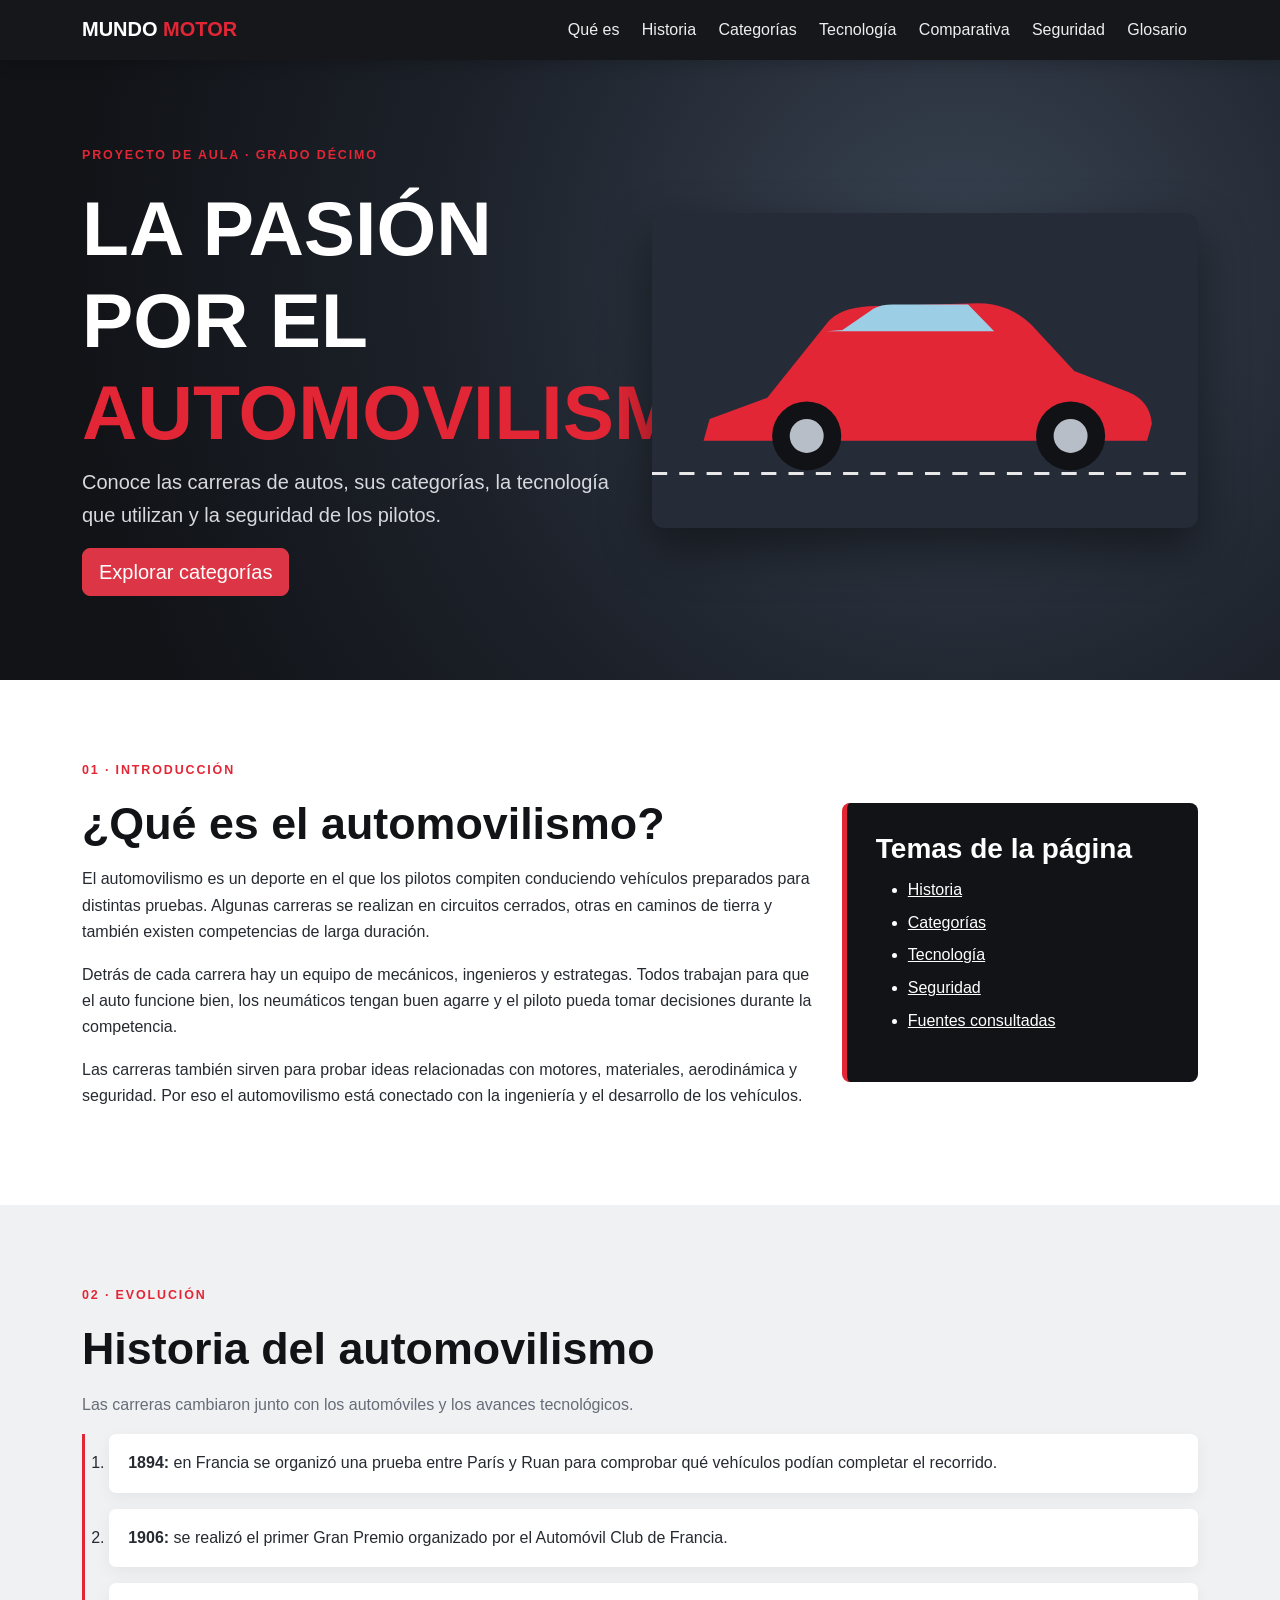
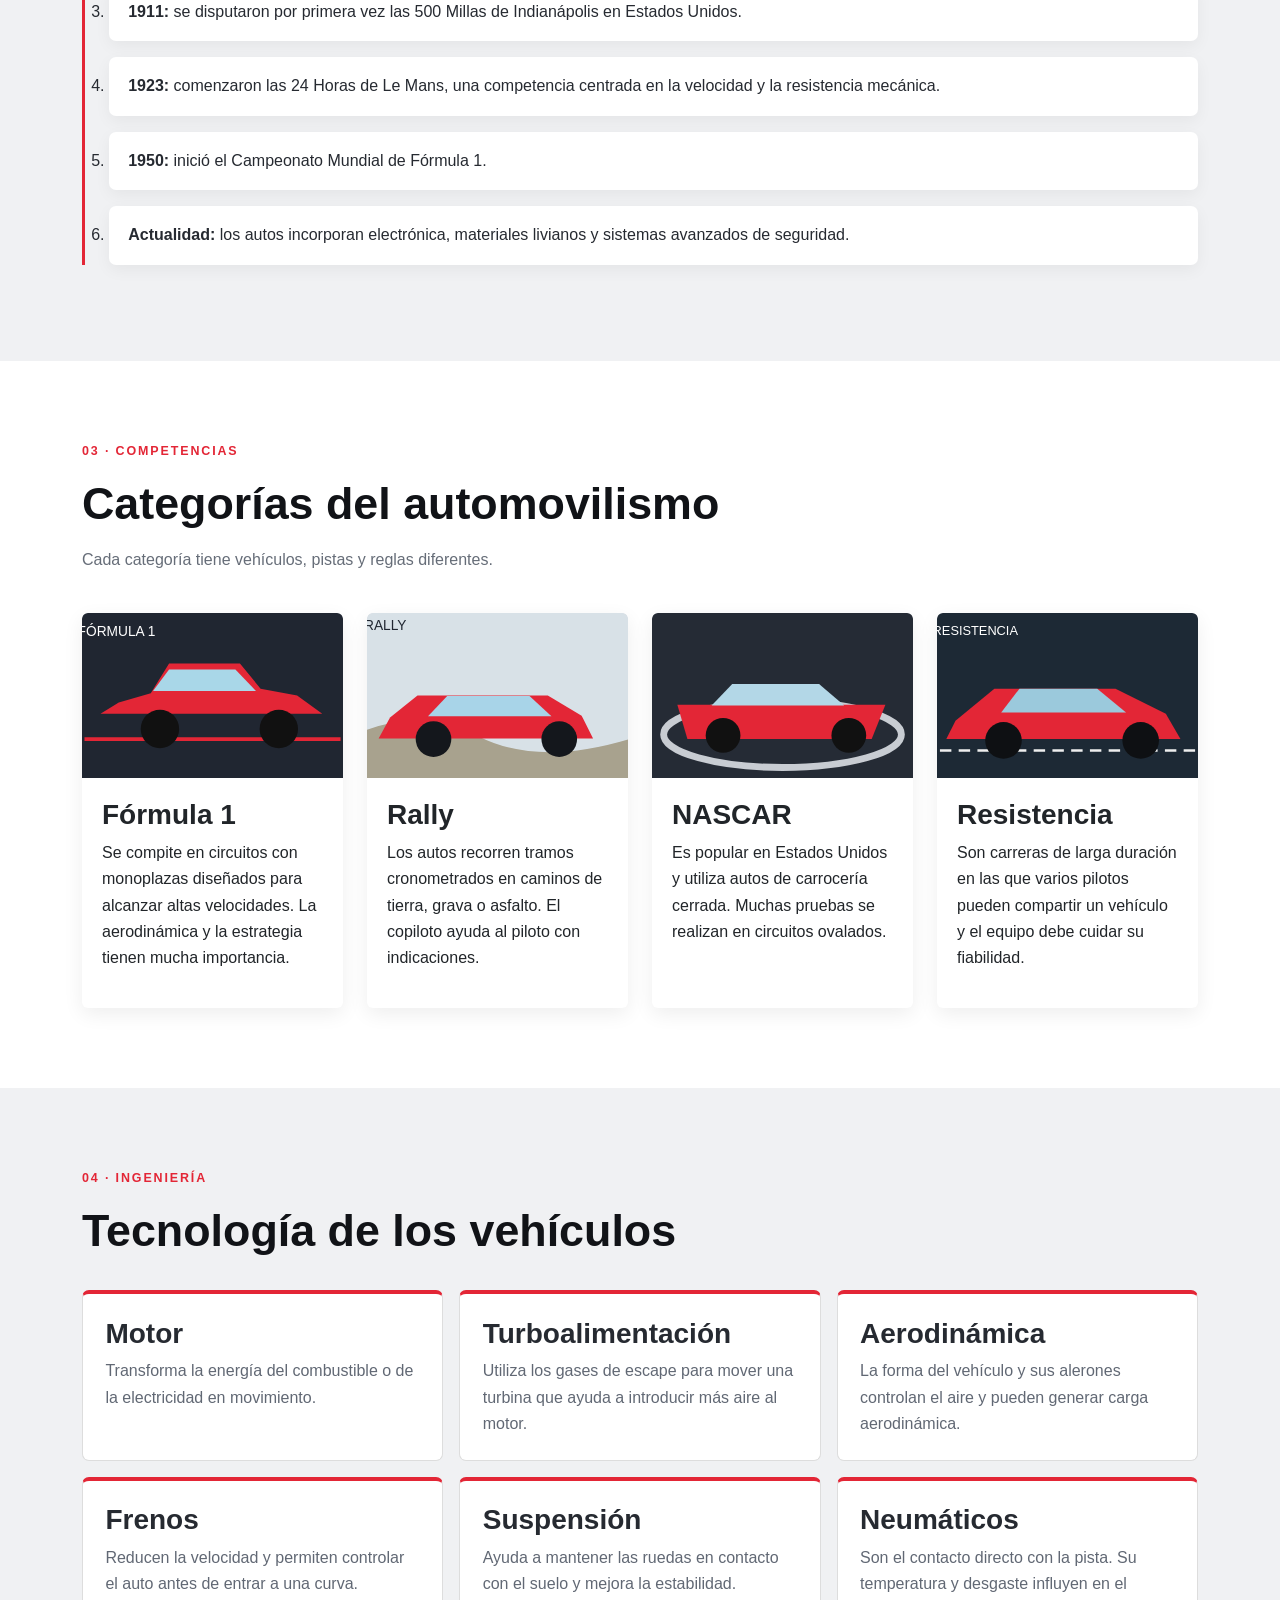
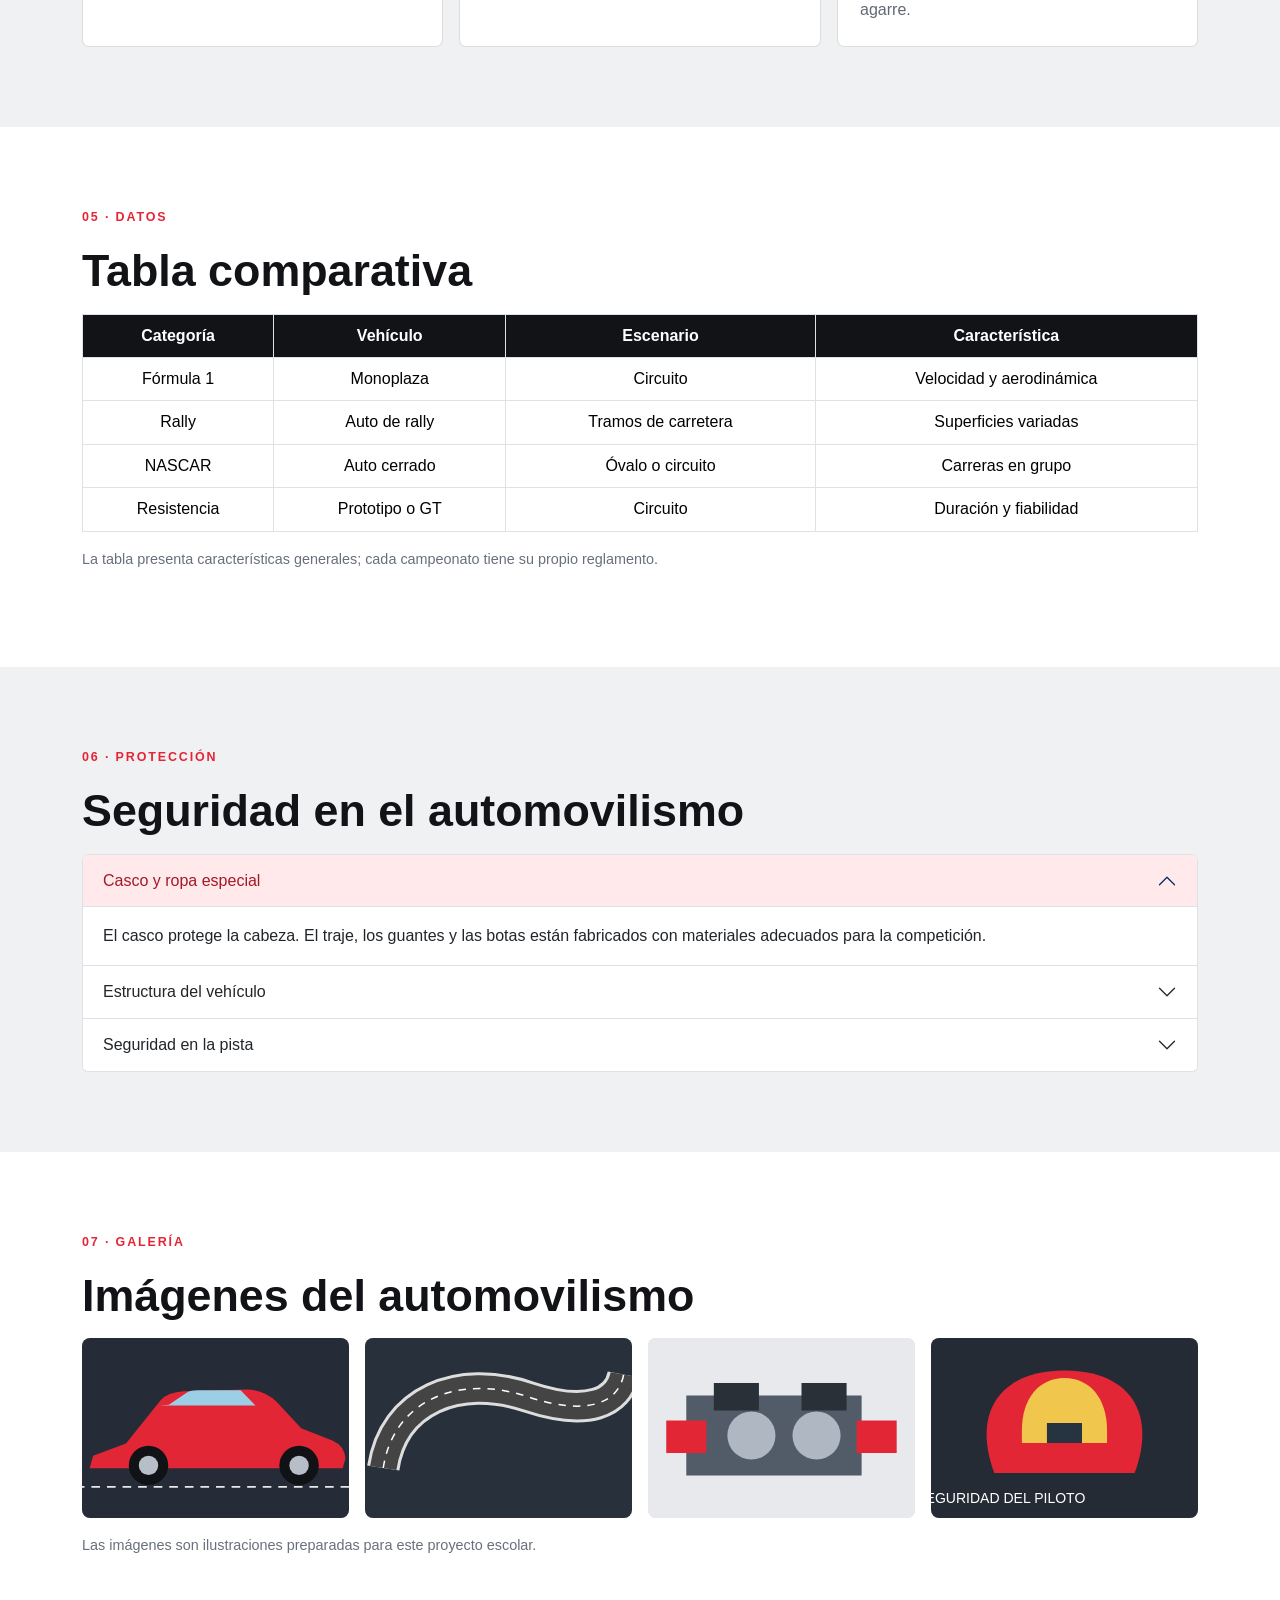
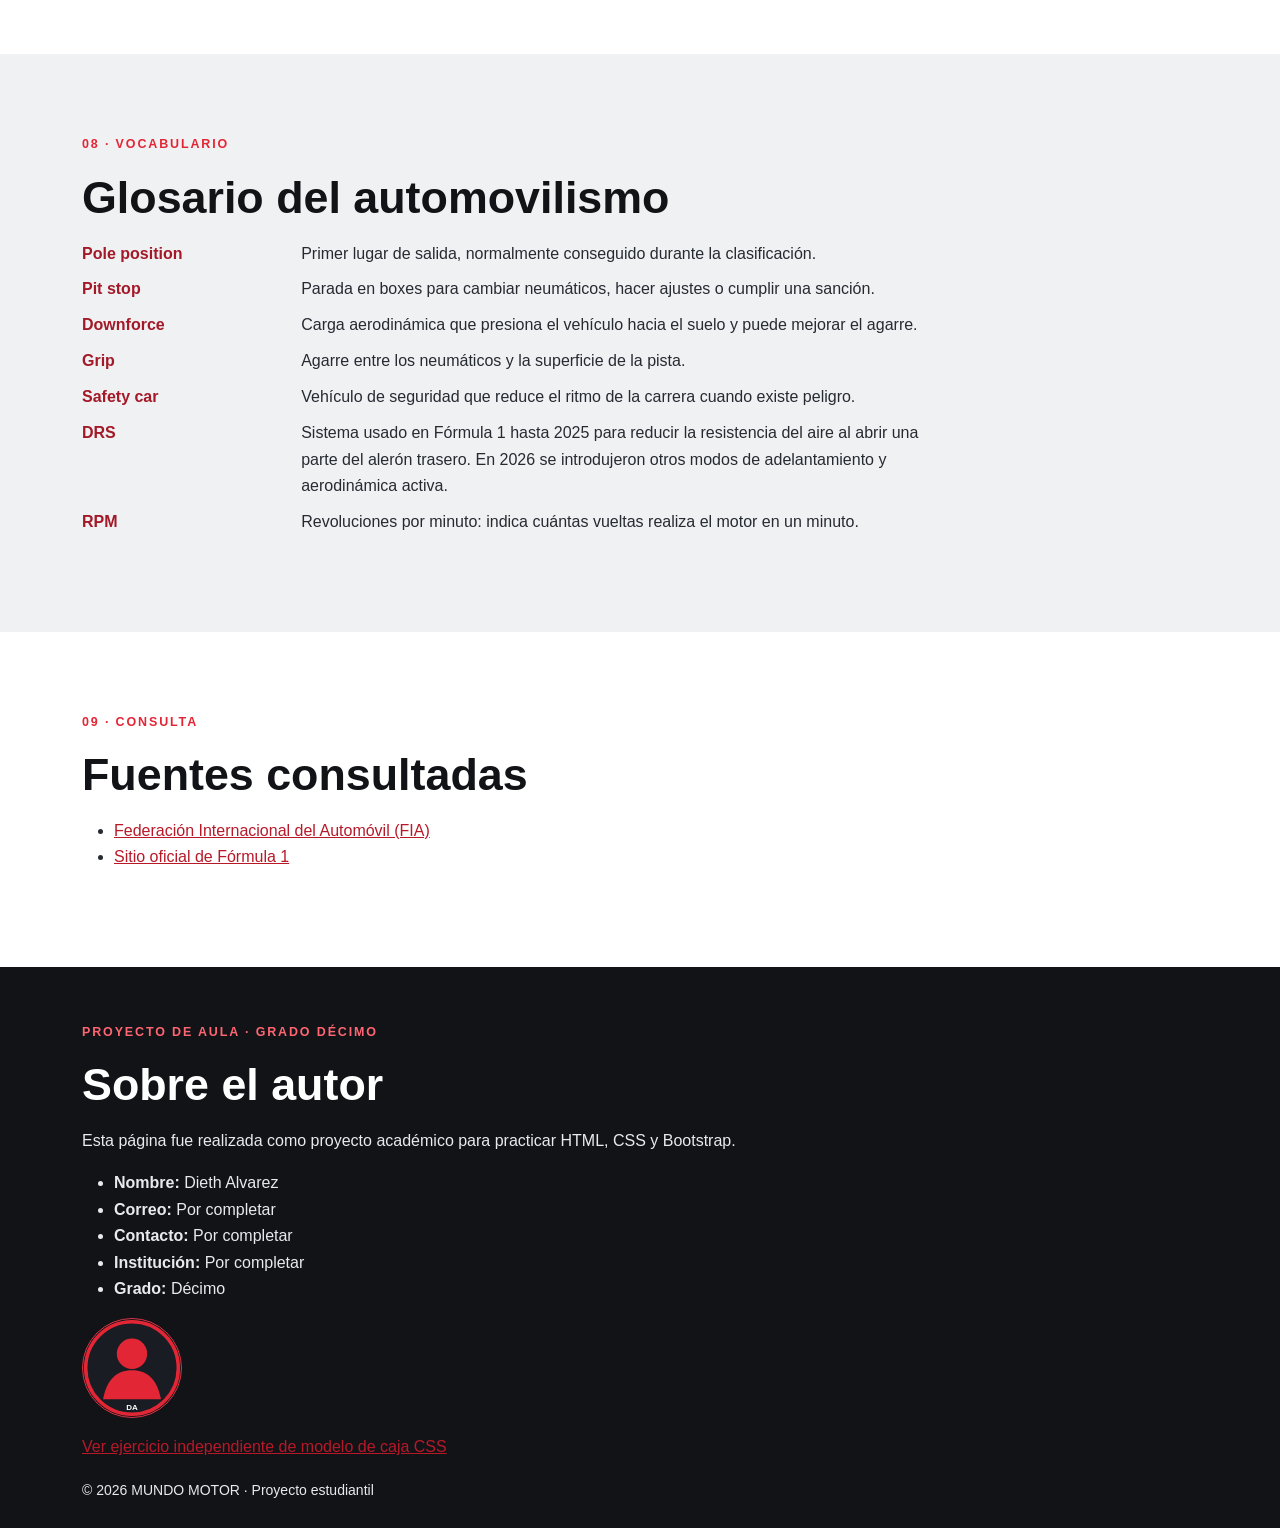
<file: index.html>
<!DOCTYPE html>
<html lang="es">
<head>
  <meta charset="UTF-8">
  <meta name="viewport" content="width=device-width, initial-scale=1">
  <meta name="description" content="MUNDO MOTOR: proyecto estudiantil sobre la historia, categorías, tecnología y seguridad del automovilismo.">
  <title>MUNDO MOTOR | La pasión por el automovilismo</title>
  <link rel="icon" href="assets/icons/logo.svg" type="image/svg+xml">
  <link href="https://cdn.jsdelivr.net/npm/bootstrap@5.3.3/dist/css/bootstrap.min.css" rel="stylesheet">
  <link rel="stylesheet" href="css/styles.css">
</head>
<body>
<header id="inicio">
  <nav id="menu-principal" class="navbar navbar-expand-lg navbar-dark sticky-top">
    <div class="container">
      <a class="navbar-brand fw-bold" href="#inicio">MUNDO <span class="texto-rojo">MOTOR</span></a>
      <button class="navbar-toggler" type="button" data-bs-toggle="collapse" data-bs-target="#menu" aria-controls="menu" aria-expanded="false" aria-label="Abrir navegación"><span class="navbar-toggler-icon"></span></button>
      <div class="collapse navbar-collapse" id="menu">
        <ul class="navbar-nav ms-auto">
          <li class="nav-item"><a class="nav-link" href="#que-es">Qué es</a></li>
          <li class="nav-item"><a class="nav-link" href="#historia">Historia</a></li>
          <li class="nav-item"><a class="nav-link" href="#categorias">Categorías</a></li>
          <li class="nav-item"><a class="nav-link" href="#tecnologia">Tecnología</a></li>
          <li class="nav-item"><a class="nav-link" href="#comparativa">Comparativa</a></li>
          <li class="nav-item"><a class="nav-link" href="#seguridad">Seguridad</a></li>
          <li class="nav-item"><a class="nav-link" href="#glosario">Glosario</a></li>
        </ul>
      </div>
    </div>
  </nav>
  <section class="portada">
    <div class="container">
      <div class="row align-items-center g-4">
        <div class="col-lg-6">
          <p class="etiqueta">PROYECTO DE AULA · GRADO DÉCIMO</p>
          <h1>La pasión por el <span class="texto-rojo">automovilismo</span></h1>
          <p class="lead">Conoce las carreras de autos, sus categorías, la tecnología que utilizan y la seguridad de los pilotos.</p>
          <a class="btn btn-danger btn-lg" href="#categorias">Explorar categorías</a>
        </div>
        <div class="col-lg-6"><img class="img-fluid hero-img" src="assets/images/portada.svg" alt="Ilustración de un automóvil de carreras rojo"></div>
      </div>
    </div>
  </section>
</header>
<main>
  <section id="que-es" class="seccion">
    <div class="container">
      <div class="row g-4 align-items-center">
        <article class="col-lg-8">
          <p class="etiqueta">01 · INTRODUCCIÓN</p>
          <h2>¿Qué es el automovilismo?</h2>
          <p>El automovilismo es un deporte en el que los pilotos compiten conduciendo vehículos preparados para distintas pruebas. Algunas carreras se realizan en circuitos cerrados, otras en caminos de tierra y también existen competencias de larga duración.</p>
          <p>Detrás de cada carrera hay un equipo de mecánicos, ingenieros y estrategas. Todos trabajan para que el auto funcione bien, los neumáticos tengan buen agarre y el piloto pueda tomar decisiones durante la competencia.</p>
          <p>Las carreras también sirven para probar ideas relacionadas con motores, materiales, aerodinámica y seguridad. Por eso el automovilismo está conectado con la ingeniería y el desarrollo de los vehículos.</p>
        </article>
        <aside class="col-lg-4">
          <div class="panel">
            <h3>Temas de la página</h3>
            <ul>
              <li><a href="#historia">Historia</a></li>
              <li><a href="#categorias">Categorías</a></li>
              <li><a href="#tecnologia">Tecnología</a></li>
              <li><a href="#seguridad">Seguridad</a></li>
              <li><a href="#fuentes">Fuentes consultadas</a></li>
            </ul>
          </div>
        </aside>
      </div>
    </div>
  </section>

  <section id="historia" class="seccion seccion-clara">
    <div class="container">
      <p class="etiqueta">02 · EVOLUCIÓN</p>
      <h2>Historia del automovilismo</h2>
      <p class="bajada">Las carreras cambiaron junto con los automóviles y los avances tecnológicos.</p>
      <ol class="historia">
        <li><strong>1894:</strong> en Francia se organizó una prueba entre París y Ruan para comprobar qué vehículos podían completar el recorrido.</li>
        <li><strong>1906:</strong> se realizó el primer Gran Premio organizado por el Automóvil Club de Francia.</li>
        <li><strong>1911:</strong> se disputaron por primera vez las 500 Millas de Indianápolis en Estados Unidos.</li>
        <li><strong>1923:</strong> comenzaron las 24 Horas de Le Mans, una competencia centrada en la velocidad y la resistencia mecánica.</li>
        <li><strong>1950:</strong> inició el Campeonato Mundial de Fórmula 1.</li>
        <li><strong>Actualidad:</strong> los autos incorporan electrónica, materiales livianos y sistemas avanzados de seguridad.</li>
      </ol>
    </div>
  </section>

  <section id="categorias" class="seccion">
    <div class="container">
      <p class="etiqueta">03 · COMPETENCIAS</p>
      <h2>Categorías del automovilismo</h2>
      <p class="bajada">Cada categoría tiene vehículos, pistas y reglas diferentes.</p>
      <div class="row g-4 mt-1">
        <div class="col-md-6 col-lg-3"><article class="card tarjeta h-100"><img src="assets/images/formula1.svg" class="card-img-top" alt="Ilustración de un auto de Fórmula 1"><div class="card-body"><h3>Fórmula 1</h3><p>Se compite en circuitos con monoplazas diseñados para alcanzar altas velocidades. La aerodinámica y la estrategia tienen mucha importancia.</p></div></article></div>
        <div class="col-md-6 col-lg-3"><article class="card tarjeta h-100"><img src="assets/images/rally.svg" class="card-img-top" alt="Ilustración de un automóvil de rally"><div class="card-body"><h3>Rally</h3><p>Los autos recorren tramos cronometrados en caminos de tierra, grava o asfalto. El copiloto ayuda al piloto con indicaciones.</p></div></article></div>
        <div class="col-md-6 col-lg-3"><article class="card tarjeta h-100"><img src="assets/images/nascar.svg" class="card-img-top" alt="Ilustración de un auto tipo NASCAR"><div class="card-body"><h3>NASCAR</h3><p>Es popular en Estados Unidos y utiliza autos de carrocería cerrada. Muchas pruebas se realizan en circuitos ovalados.</p></div></article></div>
        <div class="col-md-6 col-lg-3"><article class="card tarjeta h-100"><img src="assets/images/resistencia.svg" class="card-img-top" alt="Ilustración de un auto de resistencia"><div class="card-body"><h3>Resistencia</h3><p>Son carreras de larga duración en las que varios pilotos pueden compartir un vehículo y el equipo debe cuidar su fiabilidad.</p></div></article></div>
      </div>
    </div>
  </section>

  <section id="tecnologia" class="seccion seccion-clara">
    <div class="container">
      <p class="etiqueta">04 · INGENIERÍA</p>
      <h2>Tecnología de los vehículos</h2>
      <div class="row g-3 mt-2">
        <div class="col-md-6 col-lg-4"><article class="pieza"><h3>Motor</h3><p>Transforma la energía del combustible o de la electricidad en movimiento.</p></article></div>
        <div class="col-md-6 col-lg-4"><article class="pieza"><h3>Turboalimentación</h3><p>Utiliza los gases de escape para mover una turbina que ayuda a introducir más aire al motor.</p></article></div>
        <div class="col-md-6 col-lg-4"><article class="pieza"><h3>Aerodinámica</h3><p>La forma del vehículo y sus alerones controlan el aire y pueden generar carga aerodinámica.</p></article></div>
        <div class="col-md-6 col-lg-4"><article class="pieza"><h3>Frenos</h3><p>Reducen la velocidad y permiten controlar el auto antes de entrar a una curva.</p></article></div>
        <div class="col-md-6 col-lg-4"><article class="pieza"><h3>Suspensión</h3><p>Ayuda a mantener las ruedas en contacto con el suelo y mejora la estabilidad.</p></article></div>
        <div class="col-md-6 col-lg-4"><article class="pieza"><h3>Neumáticos</h3><p>Son el contacto directo con la pista. Su temperatura y desgaste influyen en el agarre.</p></article></div>
      </div>
    </div>
  </section>

  <section id="comparativa" class="seccion">
    <div class="container">
      <p class="etiqueta">05 · DATOS</p>
      <h2>Tabla comparativa</h2>
      <div class="table-responsive">
        <table class="table table-bordered tabla-motor">
          <thead><tr><th>Categoría</th><th>Vehículo</th><th>Escenario</th><th>Característica</th></tr></thead>
          <tbody>
            <tr><td>Fórmula 1</td><td>Monoplaza</td><td>Circuito</td><td>Velocidad y aerodinámica</td></tr>
            <tr><td>Rally</td><td>Auto de rally</td><td>Tramos de carretera</td><td>Superficies variadas</td></tr>
            <tr><td>NASCAR</td><td>Auto cerrado</td><td>Óvalo o circuito</td><td>Carreras en grupo</td></tr>
            <tr><td>Resistencia</td><td>Prototipo o GT</td><td>Circuito</td><td>Duración y fiabilidad</td></tr>
          </tbody>
        </table>
      </div>
      <p class="nota">La tabla presenta características generales; cada campeonato tiene su propio reglamento.</p>
    </div>
  </section>

  <section id="seguridad" class="seccion seccion-clara">
    <div class="container">
      <p class="etiqueta">06 · PROTECCIÓN</p>
      <h2>Seguridad en el automovilismo</h2>
      <div class="accordion mt-3" id="seguridadAcordeon">
        <div class="accordion-item"><h3 class="accordion-header"><button class="accordion-button" data-bs-toggle="collapse" data-bs-target="#casco" aria-expanded="true">Casco y ropa especial</button></h3><div id="casco" class="accordion-collapse collapse show" data-bs-parent="#seguridadAcordeon"><div class="accordion-body">El casco protege la cabeza. El traje, los guantes y las botas están fabricados con materiales adecuados para la competición.</div></div></div>
        <div class="accordion-item"><h3 class="accordion-header"><button class="accordion-button collapsed" data-bs-toggle="collapse" data-bs-target="#estructura">Estructura del vehículo</button></h3><div id="estructura" class="accordion-collapse collapse" data-bs-parent="#seguridadAcordeon"><div class="accordion-body">La célula de supervivencia y otras partes estructurales ayudan a proteger al piloto en caso de accidente.</div></div></div>
        <div class="accordion-item"><h3 class="accordion-header"><button class="accordion-button collapsed" data-bs-toggle="collapse" data-bs-target="#pista">Seguridad en la pista</button></h3><div id="pista" class="accordion-collapse collapse" data-bs-parent="#seguridadAcordeon"><div class="accordion-body">Los comisarios, los equipos médicos, las barreras y los procedimientos de neutralización ayudan a controlar situaciones peligrosas.</div></div></div>
      </div>
    </div>
  </section>

  <section id="galeria" class="seccion">
    <div class="container">
      <p class="etiqueta">07 · GALERÍA</p>
      <h2>Imágenes del automovilismo</h2>
      <div class="row g-3">
        <div class="col-6 col-lg-3"><img class="img-fluid galeria-img" src="assets/images/portada.svg" alt="Auto de carreras"></div>
        <div class="col-6 col-lg-3"><img class="img-fluid galeria-img" src="assets/images/pista.svg" alt="Pista de carreras"></div>
        <div class="col-6 col-lg-3"><img class="img-fluid galeria-img" src="assets/images/motor.svg" alt="Motor de competición"></div>
        <div class="col-6 col-lg-3"><img class="img-fluid galeria-img" src="assets/images/seguridad.svg" alt="Seguridad en automovilismo"></div>
      </div>
      <p class="nota mt-3">Las imágenes son ilustraciones preparadas para este proyecto escolar.</p>
    </div>
  </section>

  <section id="glosario" class="seccion seccion-clara">
    <div class="container">
      <p class="etiqueta">08 · VOCABULARIO</p>
      <h2>Glosario del automovilismo</h2>
      <dl class="glosario">
        <dt>Pole position</dt><dd>Primer lugar de salida, normalmente conseguido durante la clasificación.</dd>
        <dt>Pit stop</dt><dd>Parada en boxes para cambiar neumáticos, hacer ajustes o cumplir una sanción.</dd>
        <dt>Downforce</dt><dd>Carga aerodinámica que presiona el vehículo hacia el suelo y puede mejorar el agarre.</dd>
        <dt>Grip</dt><dd>Agarre entre los neumáticos y la superficie de la pista.</dd>
        <dt>Safety car</dt><dd>Vehículo de seguridad que reduce el ritmo de la carrera cuando existe peligro.</dd>
        <dt>DRS</dt><dd>Sistema usado en Fórmula 1 hasta 2025 para reducir la resistencia del aire al abrir una parte del alerón trasero. En 2026 se introdujeron otros modos de adelantamiento y aerodinámica activa.</dd>
        <dt>RPM</dt><dd>Revoluciones por minuto: indica cuántas vueltas realiza el motor en un minuto.</dd>
      </dl>
    </div>
  </section>

  <section id="fuentes" class="seccion">
    <div class="container">
      <p class="etiqueta">09 · CONSULTA</p>
      <h2>Fuentes consultadas</h2>
      <ul>
        <li><a href="https://www.fia.com/" target="_blank" rel="noopener noreferrer">Federación Internacional del Automóvil (FIA)</a></li>
        <li><a href="https://www.formula1.com/" target="_blank" rel="noopener noreferrer">Sitio oficial de Fórmula 1</a></li>
      </ul>
    </div>
  </section>
</main>
<footer id="autor" class="pie">
  <div class="container">
    <p class="etiqueta">PROYECTO DE AULA · GRADO DÉCIMO</p>
    <h2>Sobre el autor</h2>
    <p>Esta página fue realizada como proyecto académico para practicar HTML, CSS y Bootstrap.</p>
    <ul>
      <li><strong>Nombre:</strong> Dieth Alvarez</li>
      <li><strong>Correo:</strong> Por completar</li>
      <li><strong>Contacto:</strong> Por completar</li>
      <li><strong>Institución:</strong> Por completar</li>
      <li><strong>Grado:</strong> Décimo</li>
    </ul>
    <img src="assets/images/autor.svg" alt="Avatar provisional con las iniciales DA del autor" width="100" height="100" class="rounded-circle border border-danger mb-3">
    <p><a href="ejercicio-modelo-caja/index.html">Ver ejercicio independiente de modelo de caja CSS</a></p>
    <small>© <span id="anio"></span> MUNDO MOTOR · Proyecto estudiantil</small>
  </div>
</footer>
<script src="https://cdn.jsdelivr.net/npm/bootstrap@5.3.3/dist/js/bootstrap.bundle.min.js"></script>
<script src="js/main.js"></script>
</body>
</html>
</file>
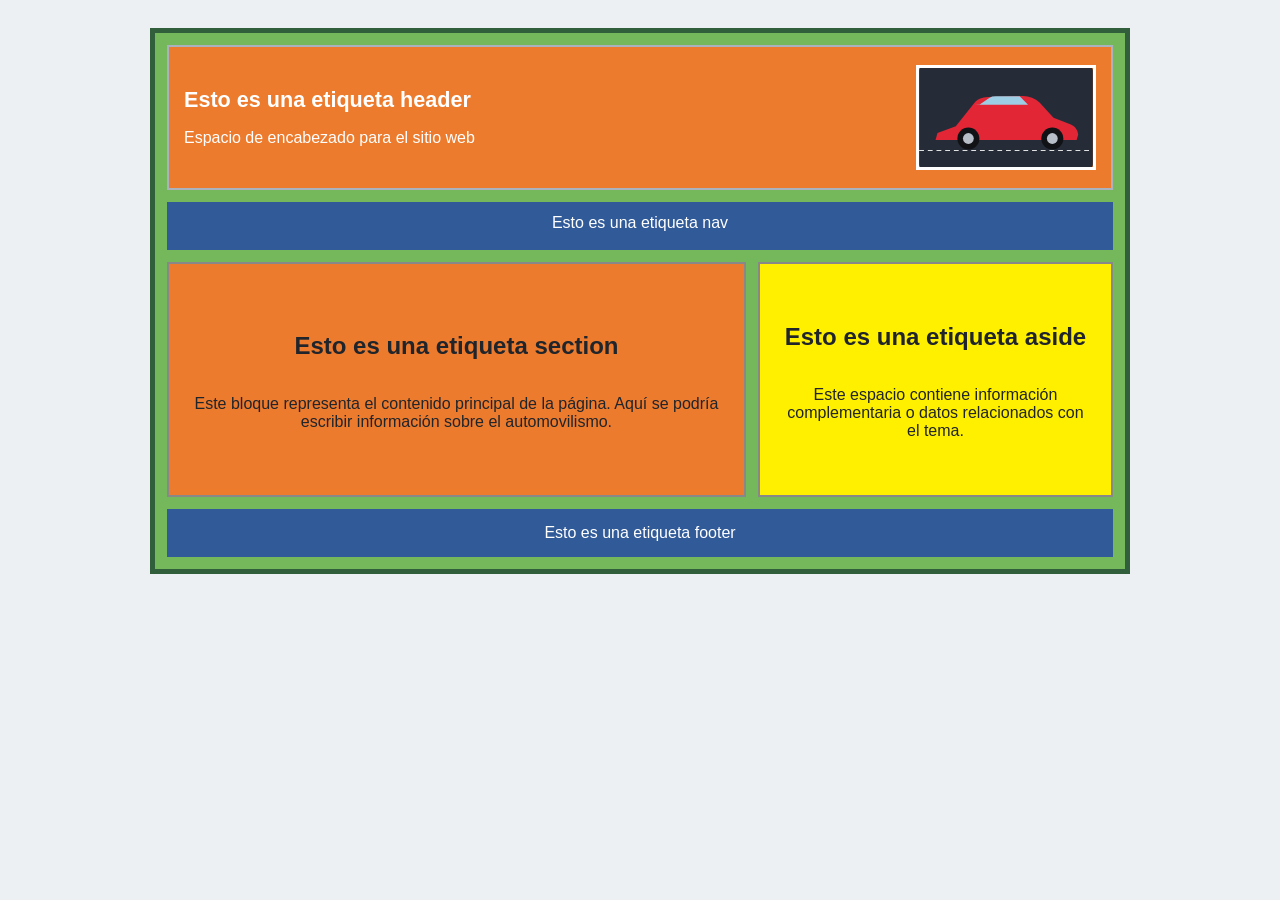
<file: ejercicio-modelo-caja/index.html>
<!DOCTYPE html>
<html lang="es">
<head><meta charset="UTF-8"><meta name="viewport" content="width=device-width, initial-scale=1"><title>Ejercicio de modelo de caja CSS | MUNDO MOTOR</title><link rel="stylesheet" href="css/estilos-caja.css"></head>
<body>
<main class="maqueta">
<header class="cabecera"><div><h1>Esto es una etiqueta header</h1><p>Espacio de encabezado para el sitio web</p></div><img src="../assets/images/portada.svg" alt="Ilustración de un automóvil de carreras"></header>
<nav class="navegacion">Esto es una etiqueta nav</nav>
<div class="contenido">
<section class="principal"><h2>Esto es una etiqueta section</h2><p>Este bloque representa el contenido principal de la página. Aquí se podría escribir información sobre el automovilismo.</p></section>
<aside class="lateral"><h2>Esto es una etiqueta aside</h2><p>Este espacio contiene información complementaria o datos relacionados con el tema.</p></aside>
</div>
<footer class="pie-maqueta">Esto es una etiqueta footer</footer>
</main>
</body></html>
</file>
<file: css/styles.css>
:root{--negro:#111317;--rojo:#e32636;--texto:#262a31;--claro:#f0f1f3}
*{box-sizing:border-box}
html{scroll-behavior:smooth;scroll-padding-top:75px}
body{margin:0;color:var(--texto);font-family:Arial,Helvetica,sans-serif;line-height:1.65}
h1,h2,h3{font-weight:800;line-height:1.2}
h2{font-size:clamp(2rem,4vw,2.8rem);margin-bottom:1rem;color:var(--negro)}
a{color:#b71929}
a:hover{color:#74121d}
.texto-rojo{color:var(--rojo)}
#menu-principal{background:rgba(17,19,23,.98);box-shadow:0 3px 15px #0003}
#menu-principal .nav-link{color:#eee;border-radius:4px;padding:.55rem .7rem;transition:background .2s}
#menu-principal .nav-link:hover,#menu-principal .nav-link:focus{color:#fff;background:var(--rojo)}
.portada{padding:85px 0 75px;min-height:620px;background:radial-gradient(circle at 75% 35%,#394352,#1d222b 48%,#111317 85%);color:#fff}
.portada h1{font-size:clamp(2.7rem,6vw,5rem);text-transform:uppercase}
.portada .lead{max-width:570px;color:#d7d9de}
.hero-img{filter:drop-shadow(0 20px 25px #0007)}
.seccion{padding:80px 0}
.seccion-clara{background:var(--claro)}
.etiqueta{font-size:.78rem;letter-spacing:.15em;text-transform:uppercase;color:var(--rojo);font-weight:800}
.bajada{max-width:700px;color:#666d78}
.panel{background:var(--negro);color:white;padding:1.8rem;border-left:5px solid var(--rojo);border-radius:8px}
.panel a{color:#fff}
.panel li{padding:.2rem 0}
.historia{padding-left:1.5rem;border-left:3px solid var(--rojo)}
.historia li{margin:0 0 1rem;padding:1rem 1.2rem;background:#fff;border-radius:7px;box-shadow:0 5px 16px #0000000d}
.tarjeta{border:0;overflow:hidden;box-shadow:0 6px 20px #00000012;transition:transform .2s,box-shadow .2s}
.tarjeta:hover{transform:translateY(-5px);box-shadow:0 12px 24px #0002}
.tarjeta img{height:165px;object-fit:cover;background:#dfe2e7}
.tarjeta .card-body{padding:1.25rem}
.pieza{height:100%;padding:1.4rem;background:white;border:1px solid #ddd;border-top:4px solid var(--rojo);border-radius:7px}
.pieza p{margin:0;color:#616874}
.tabla-motor{background:white;text-align:center}
.tabla-motor thead th{background:var(--negro);color:white}
.tabla-motor tbody tr:nth-child(even){background:#f4f4f4}
.tabla-motor tbody tr:hover{background:#ffe7e9}
.accordion-button:not(.collapsed){background:#ffe9eb;color:#a31928}
.galeria-img{width:100%;height:180px;object-fit:cover;border-radius:8px;background:#ddd}
.glosario{display:grid;grid-template-columns:minmax(130px,200px) 1fr;gap:.6rem 1.2rem;max-width:850px}
.glosario dt{font-weight:800;color:#a31928}
.glosario dd{margin:0}
.nota{font-size:.9rem;color:#68707b}
.pie{padding:55px 0 25px;background:var(--negro);color:#e9eaed}
.pie h2{color:white}
.pie .etiqueta{color:#ff6572}
@media(max-width:650px){.portada{padding:65px 0}.seccion{padding:60px 0}.glosario{grid-template-columns:1fr}.glosario dd{margin-bottom:.7rem}.galeria-img{height:135px}}
</file>
<file: ejercicio-modelo-caja/css/estilos-caja.css>
/* Ejercicio independiente de modelo de caja y posición en CSS */
*{box-sizing:border-box}
body{margin:0;padding:28px;background:#edf0f3;font-family:Arial,Helvetica,sans-serif;color:#20242b}
.maqueta{width:min(100%,980px);margin:0 auto;padding:12px;border:5px solid #315f3b;background:#75b85c}
.cabecera{min-height:145px;padding:15px;margin-bottom:12px;border:2px solid #aab2bd;background:#ec7b2e;color:white;display:flex;align-items:center;justify-content:space-between;gap:16px}
.cabecera h1{font-size:1.35rem}
.cabecera img{width:180px;height:105px;object-fit:cover;border:3px solid #fff}
.navegacion{height:48px;margin-bottom:12px;padding:12px;text-align:center;background:#315b98;color:#fff}
.contenido{display:flex;gap:12px;min-height:235px;margin-bottom:12px}
.principal{width:62%;padding:24px;border:2px solid #888;background:#ec7b2e;display:flex;flex-direction:column;justify-content:center;align-items:center;text-align:center}
.lateral{width:38%;padding:24px;border:2px solid #888;background:#fff000;display:flex;flex-direction:column;justify-content:center;align-items:center;text-align:center}
.pie-maqueta{padding:15px;min-height:48px;text-align:center;background:#315b98;color:#fff}
@media(max-width:650px){body{padding:10px}.cabecera{flex-direction:column;text-align:center}.contenido{flex-direction:column}.principal,.lateral{width:100%;min-height:170px}}
</file>
